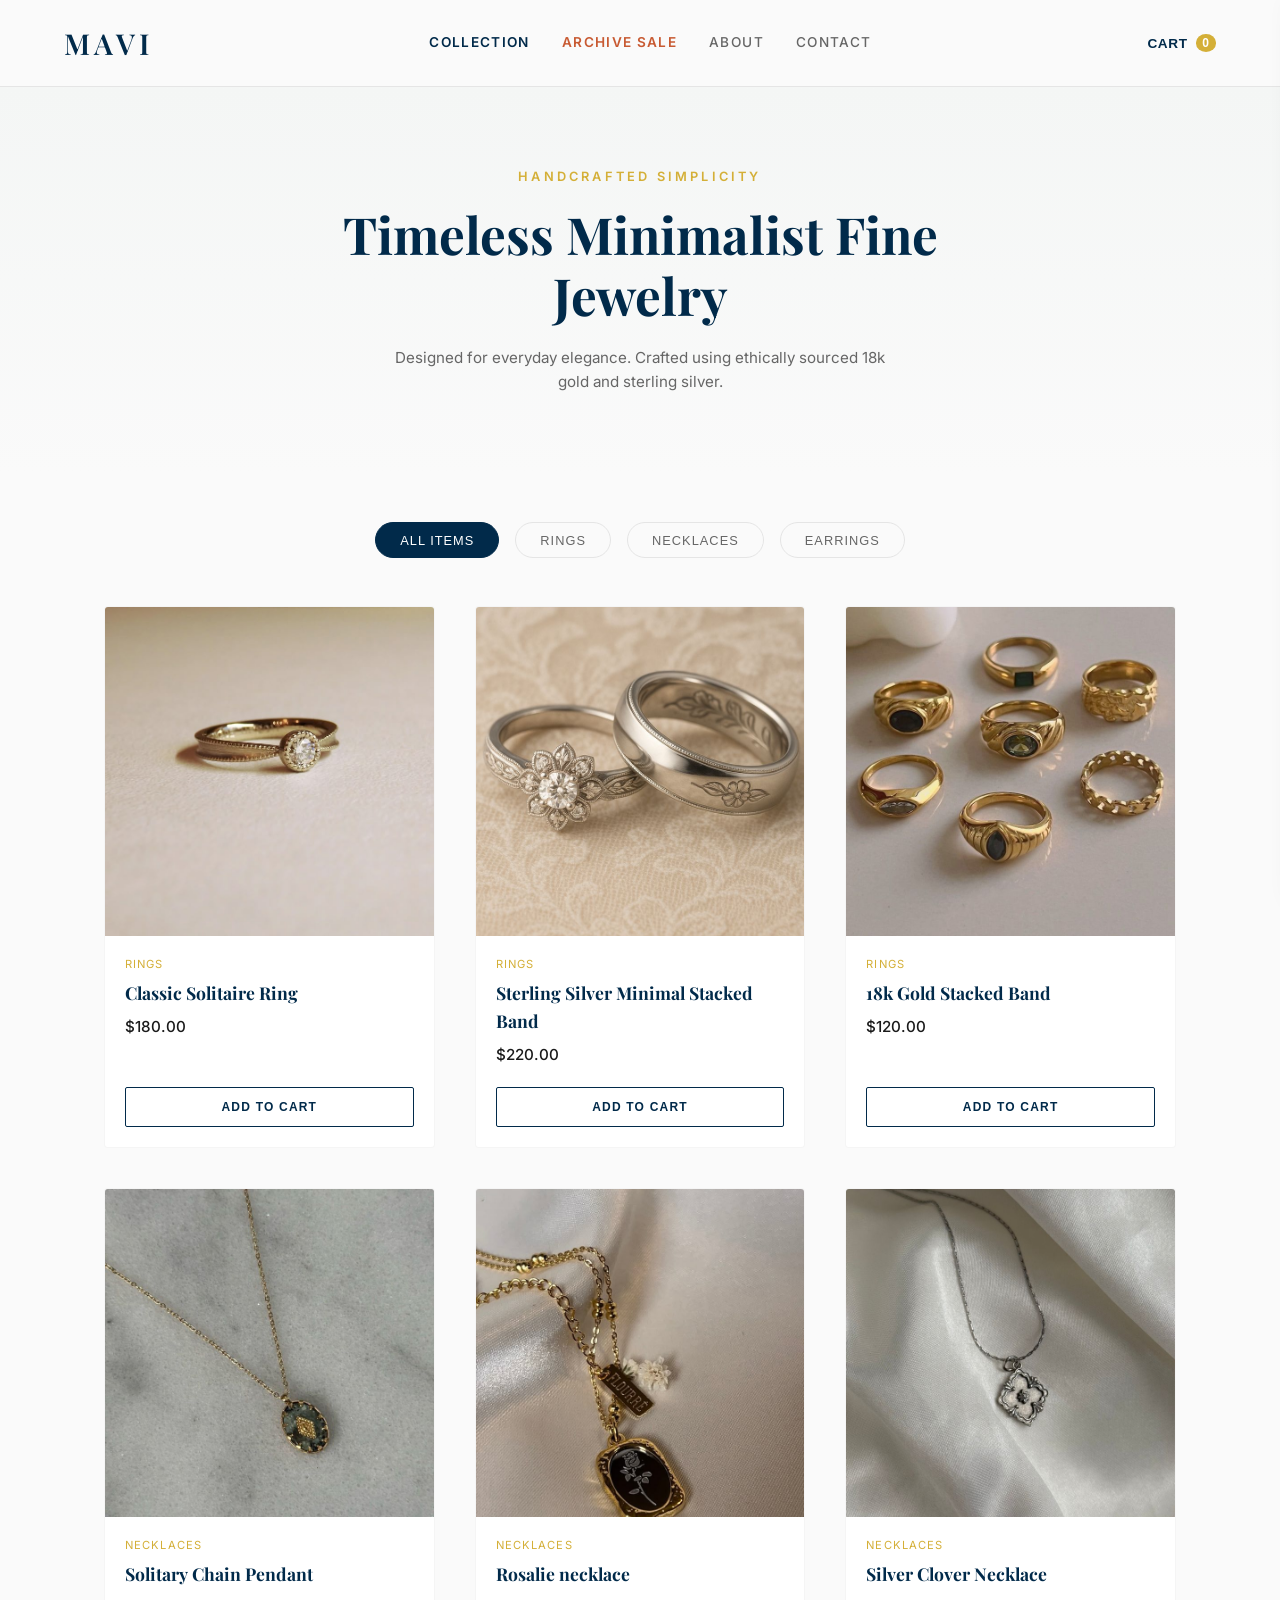
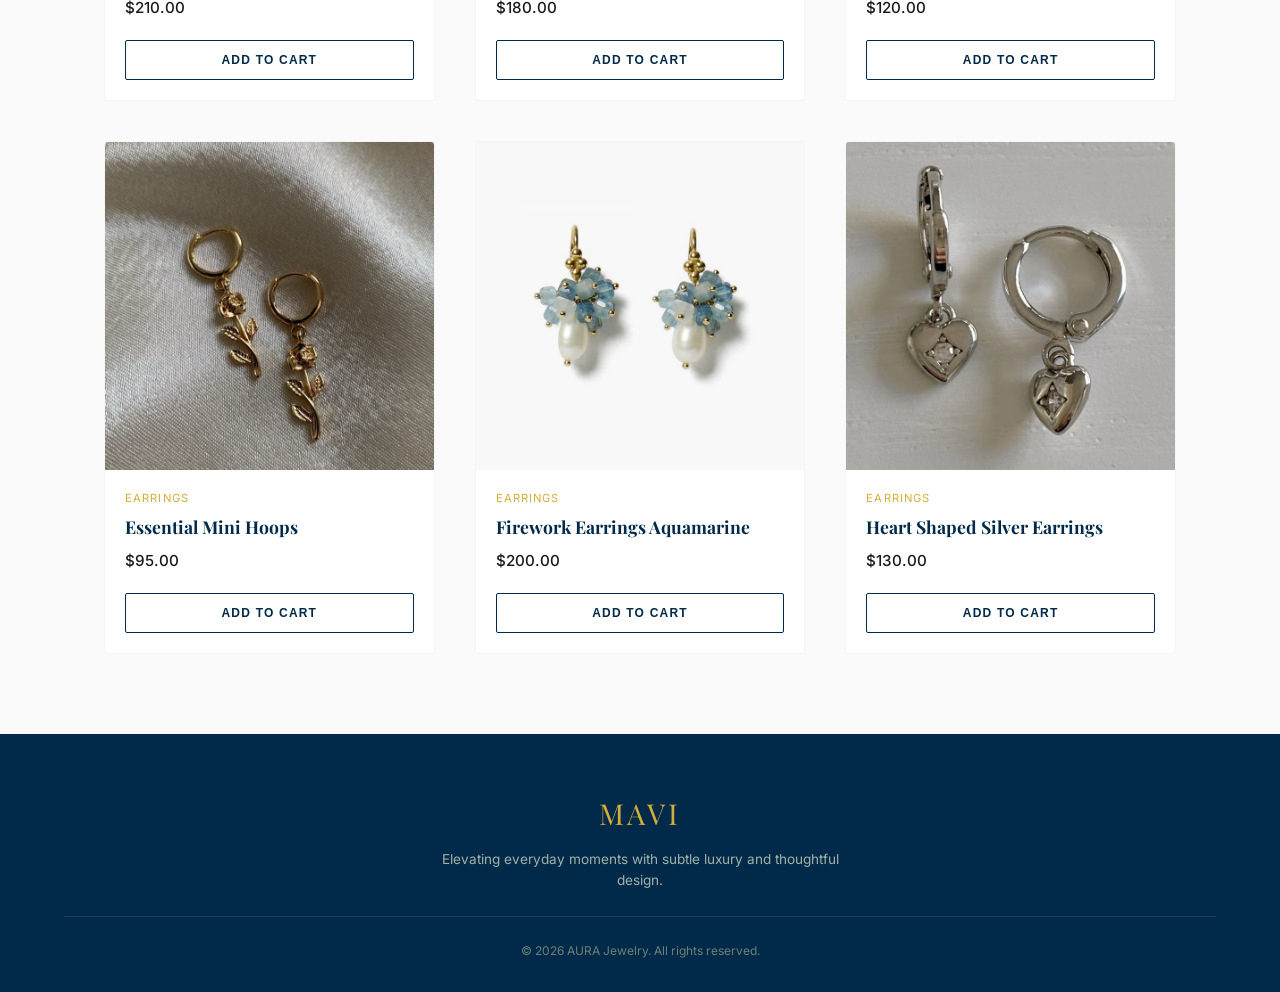
<file: index.html>
<!DOCTYPE html>
<html lang="en">
<head>
  <meta charset="UTF-8">
  <meta name="viewport" content="width=device-width, initial-scale=1.0">
  <title>MAVI | Minimal Fine Jewelry</title>
  <link rel="stylesheet" href="style.css">
  <link rel="preconnect" href="https://fonts.googleapis.com">
  <link rel="preconnect" href="https://fonts.gstatic.com" crossorigin>
  <link href="https://fonts.googleapis.com/css2?family=Inter:wght@400;500;600&family=Playfair+Display:ital,wght@0,500;0,600;1,400&display=swap" rel="stylesheet">
</head>
<body>

  <header>
    <a href="index.html" class="brand-logo">MAVI</a>
    <nav>
      <a href="index.html" class="active">Collection</a>
      <a href="sale.html" class="sale-link">Archive Sale</a>
      <a href="about.html">About</a>
      <a href="contact.html">Contact</a>
    </nav>
    <button class="cart-btn" id="openCart">
      Cart <span class="cart-count" id="cartCount">0</span>
    </button>
  </header>

  <main>
    <section class="hero">
      <span class="hero-subtitle">Handcrafted Simplicity</span>
      <h1 class="hero-title">Timeless Minimalist Fine Jewelry</h1>
      <p class="hero-desc">Designed for everyday elegance. Crafted using ethically sourced 18k gold and sterling silver.</p>
    </section>

    <section class="content-section">
      <div class="filter-tabs">
        <button class="tab-btn active" data-filter="all">All Items</button>
        <button class="tab-btn" data-filter="rings">Rings</button>
        <button class="tab-btn" data-filter="necklaces">Necklaces</button>
        <button class="tab-btn" data-filter="earrings">Earrings</button>
      </div>

      <div class="product-grid">
        <!-- Rings -->
        <article class="product-card" data-category="rings">
          <div class="product-image-wrap">
            <img src="Solitaire Ring.jpg" alt="Classic Solitaire Ring">
          </div>
          <div class="product-info">
            <span class="product-category">Rings</span>
            <h2 class="product-title">Classic Solitaire Ring</h2>
            <p class="product-price">$180.00</p>
            <button class="btn-add" onclick="addToCart('Classic Solitaire Ring', 180)">Add to Cart</button>
          </div>
        </article>

        <article class="product-card" data-category="rings">
          <div class="product-image-wrap">
            <img src="Silver Ring.jpg" alt="Sterling Silver Minimal Stacked Band">
          </div>
          <div class="product-info">
            <span class="product-category">Rings</span>
            <h2 class="product-title">Sterling Silver Minimal Stacked Band </h2>
            <p class="product-price">$220.00</p>
            <button class="btn-add" onclick="addToCart('Sterling Silver Minimal Stacked Band', 120)">Add to Cart</button>
          </div>
        </article>

        <article class="product-card" data-category="rings">
          <div class="product-image-wrap">
            <img src="Stacked rings.jpg" alt="18k gold Stacked Rings">
          </div>
          <div class="product-info">
            <span class="product-category">Rings</span>
            <h2 class="product-title"> 18k Gold Stacked Band</h2>
            <p class="product-price">$120.00</p>
            <button class="btn-add" onclick="addToCart('18k gold Stacked Rings', 120)">Add to Cart</button>
          </div>
        </article>

        <!-- Necklaces -->
        <article class="product-card" data-category="necklaces">
          <div class="product-image-wrap">
            <img src="Solitary Chain Pendant.jpg" alt="Solitary Chain Pendant">
          </div>
          <div class="product-info">
            <span class="product-category">Necklaces</span>
            <h2 class="product-title">Solitary Chain Pendant</h2>
            <p class="product-price">$210.00</p>
            <button class="btn-add" onclick="addToCart('Solitary Chain Pendant', 210)">Add to Cart</button>
          </div>
        </article>

        <article class="product-card" data-category="necklaces">
          <div class="product-image-wrap">
            <img src="Rosalie necklace.jpg" alt=" Rosalie Necklace">
          </div>
          <div class="product-info">
            <span class="product-category">Necklaces</span>
            <h2 class="product-title">Rosalie necklace</h2>
            <p class="product-price">$180.00</p>
            <button class="btn-add" onclick="addToCart('Rosalie Necklace', 150)">Add to Cart</button>
          </div>
        </article>

        <article class="product-card" data-category="necklaces">
          <div class="product-image-wrap">
            <img src="Silver Clover Necklace.jpg" alt=" Silver Clover Necklace">
          </div>
          <div class="product-info">
            <span class="product-category">Necklaces</span>
            <h2 class="product-title">Silver Clover Necklace</h2>
            <p class="product-price">$120.00</p>
            <button class="btn-add" onclick="addToCart('Silver Clover Necklace', 150)">Add to Cart</button>
          </div>
        </article>

        <!-- Earrings -->
        <article class="product-card" data-category="earrings">
          <div class="product-image-wrap">
            <img src="simple statement earrings.jpg" alt="Simple statement Earrings">
          </div>
          <div class="product-info">
            <span class="product-category">Earrings</span>
            <h2 class="product-title">Essential Mini Hoops</h2>
            <p class="product-price">$95.00</p>
            <button class="btn-add" onclick="addToCart('Simple statement Earrings', 95)">Add to Cart</button>
          </div>
        </article>

        <article class="product-card" data-category="earrings">
          <div class="product-image-wrap">
            <img src="Firework Earrings Aquamarine.jpg" alt="Baroque Aquamarine Pearl Studs">
          </div>
          <div class="product-info">
            <span class="product-category">Earrings</span>
            <h2 class="product-title">Firework Earrings Aquamarine</h2>
            <p class="product-price">$200.00</p>
            <button class="btn-add" onclick="addToCart('Baroque  Aquamarine Pearl Studs', 130)">Add to Cart</button>
          </div>
        </article>

        <article class="product-card" data-category="earrings">
          <div class="product-image-wrap">
            <img src="heart shaped silver earrings.jpg" alt="Heart Shaped Silver Earrings">
          </div>
          <div class="product-info">
            <span class="product-category">Earrings</span>
            <h2 class="product-title">Heart Shaped Silver Earrings</h2>
            <p class="product-price">$130.00</p>
            <button class="btn-add" onclick="addToCart('Heart Shaped Silver Earrings', 130)">Add to Cart</button>
          </div>
        </article>
      </div>
    </section>
  </main>

  <footer>
    <div class="footer-brand">MAVI</div>
    <p class="footer-text">Elevating everyday moments with subtle luxury and thoughtful design.</p>
    <div class="footer-copy">&copy; 2026 AURA Jewelry. All rights reserved.</div>
  </footer>

  <div class="overlay" id="overlay"></div>
  <aside class="cart-drawer" id="cartDrawer">
    <div class="cart-header">
      <h3>Your Selection</h3>
      <button class="close-cart" id="closeCart">&times;</button>
    </div>
    <div class="cart-items" id="cartItems"></div>
    <div class="cart-total">
      <span>Total</span>
      <span id="cartTotal">$0.00</span>
    </div>
    <button class="checkout-btn">Proceed to Checkout</button>
  </aside>

  <script src="script.js"></script>
</body>
</html>
</file>
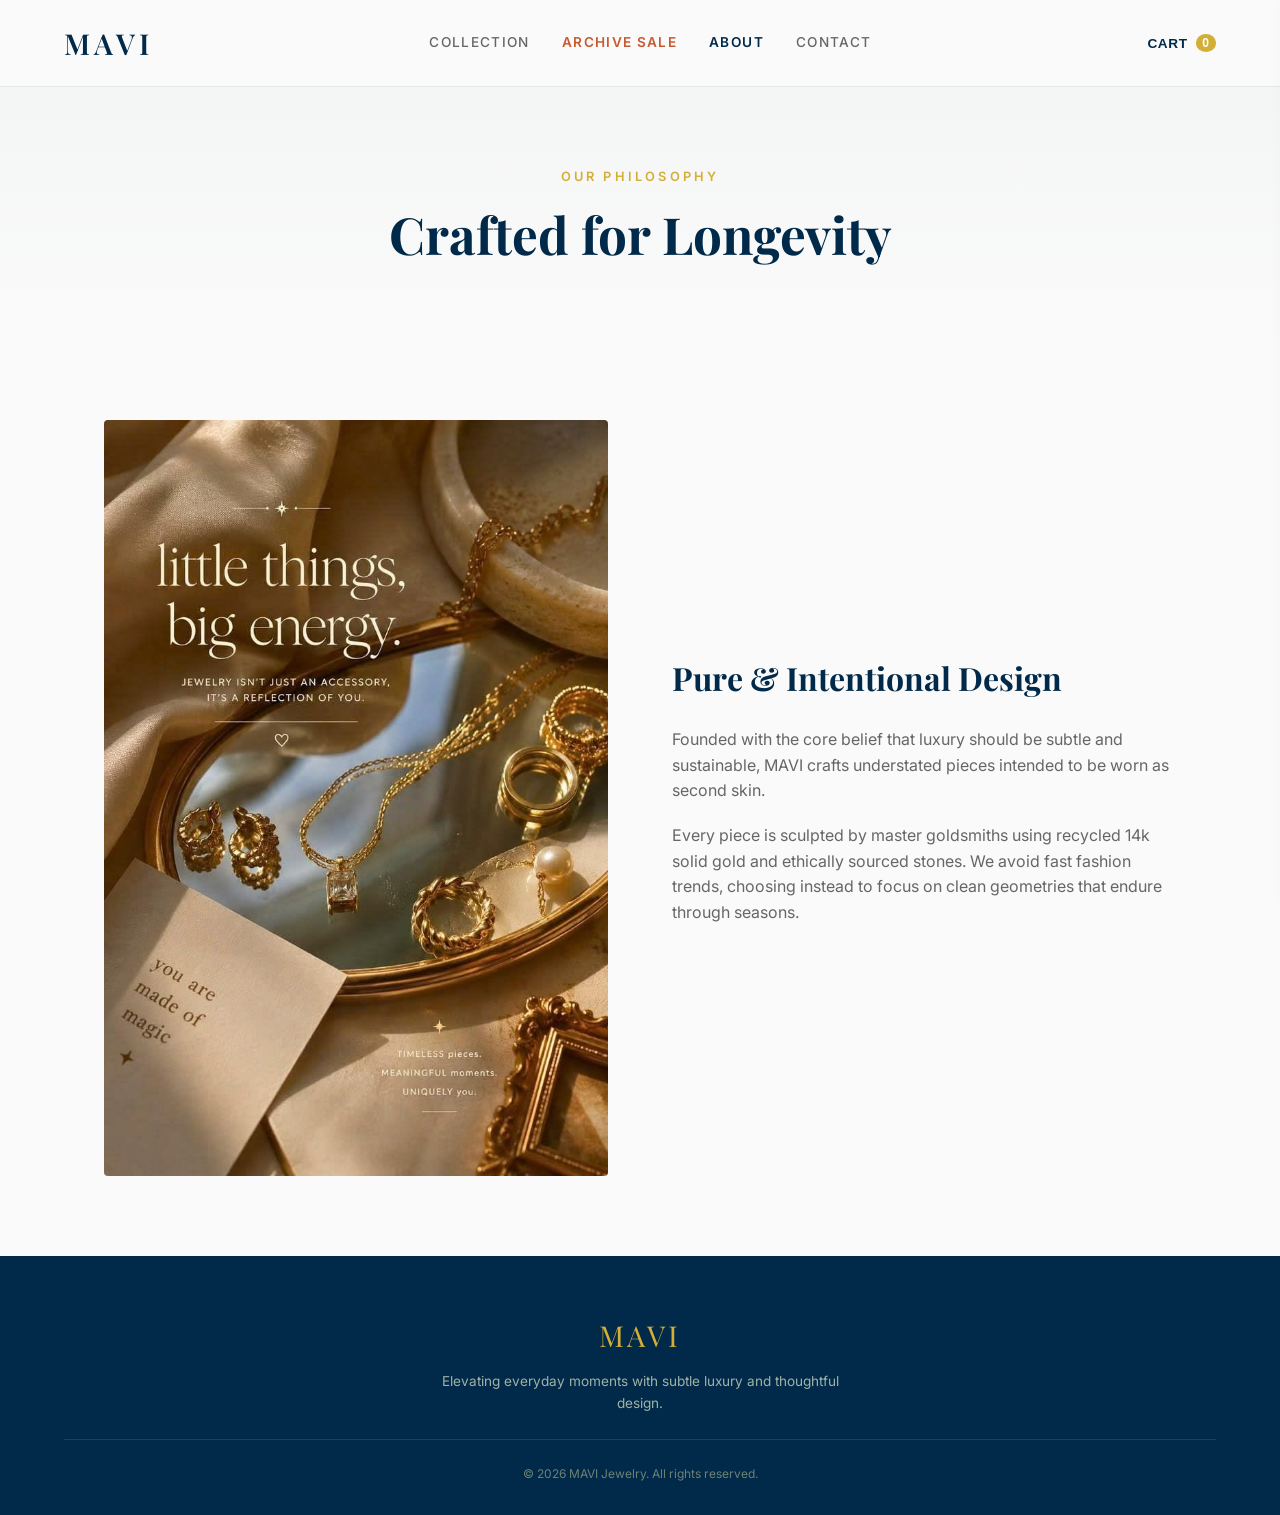
<file: about.html>
<!DOCTYPE html>
<html lang="en">
<head>
  <meta charset="UTF-8">
  <meta name="viewport" content="width=device-width, initial-scale=1.0">
  <title>Our Story | MAVI Jewelry</title>
  <link rel="stylesheet" href="style.css">
  <link rel="preconnect" href="https://fonts.googleapis.com">
  <link rel="preconnect" href="https://fonts.gstatic.com" crossorigin>
  <link href="https://fonts.googleapis.com/css2?family=Inter:wght@400;500;600&family=Playfair+Display:ital,wght@0,500;0,600;1,400&display=swap" rel="stylesheet">
</head>
<body>

  <header>
    <a href="index.html" class="brand-logo">MAVI</a>
    <nav>
      <a href="index.html">Collection</a>
      <a href="sale.html" class="sale-link">Archive Sale</a>
      <a href="about.html" class="active">About</a>
      <a href="contact.html">Contact</a>
    </nav>
    <button class="cart-btn" id="openCart">
      Cart <span class="cart-count" id="cartCount">0</span>
    </button>
  </header>

  <main>
    <section class="hero">
      <span class="hero-subtitle">Our Philosophy</span>
      <h1 class="hero-title">Crafted for Longevity</h1>
    </section>

    <section class="content-section">
      <div class="about-grid">
        <div>
          <img src="Cover Image.jpg" alt="Jewelry Crafting" style="border-radius: 4px;">
        </div>
        <div class="about-text">
          <h2>Pure & Intentional Design</h2>
          <p>Founded with the core belief that luxury should be subtle and sustainable, MAVI crafts understated pieces intended to be worn as second skin.</p>
          <p>Every piece is sculpted by master goldsmiths using recycled 14k solid gold and ethically sourced stones. We avoid fast fashion trends, choosing instead to focus on clean geometries that endure through seasons.</p>
        </div>
      </div>
    </section>
  </main>

  <footer>
    <div class="footer-brand">MAVI</div>
    <p class="footer-text">Elevating everyday moments with subtle luxury and thoughtful design.</p>
    <div class="footer-copy">&copy; 2026 MAVI Jewelry. All rights reserved.</div>
  </footer>

  <div class="overlay" id="overlay"></div>
  <aside class="cart-drawer" id="cartDrawer">
    <div class="cart-header">
      <h3>Your Selection</h3>
      <button class="close-cart" id="closeCart">&times;</button>
    </div>
    <div class="cart-items" id="cartItems"></div>
    <div class="cart-total">
      <span>Total</span>
      <span id="cartTotal">$0.00</span>
    </div>
    <button class="checkout-btn">Proceed to Checkout</button>
  </aside>

  <script src="script.js"></script>
</body>
</html>
</file>
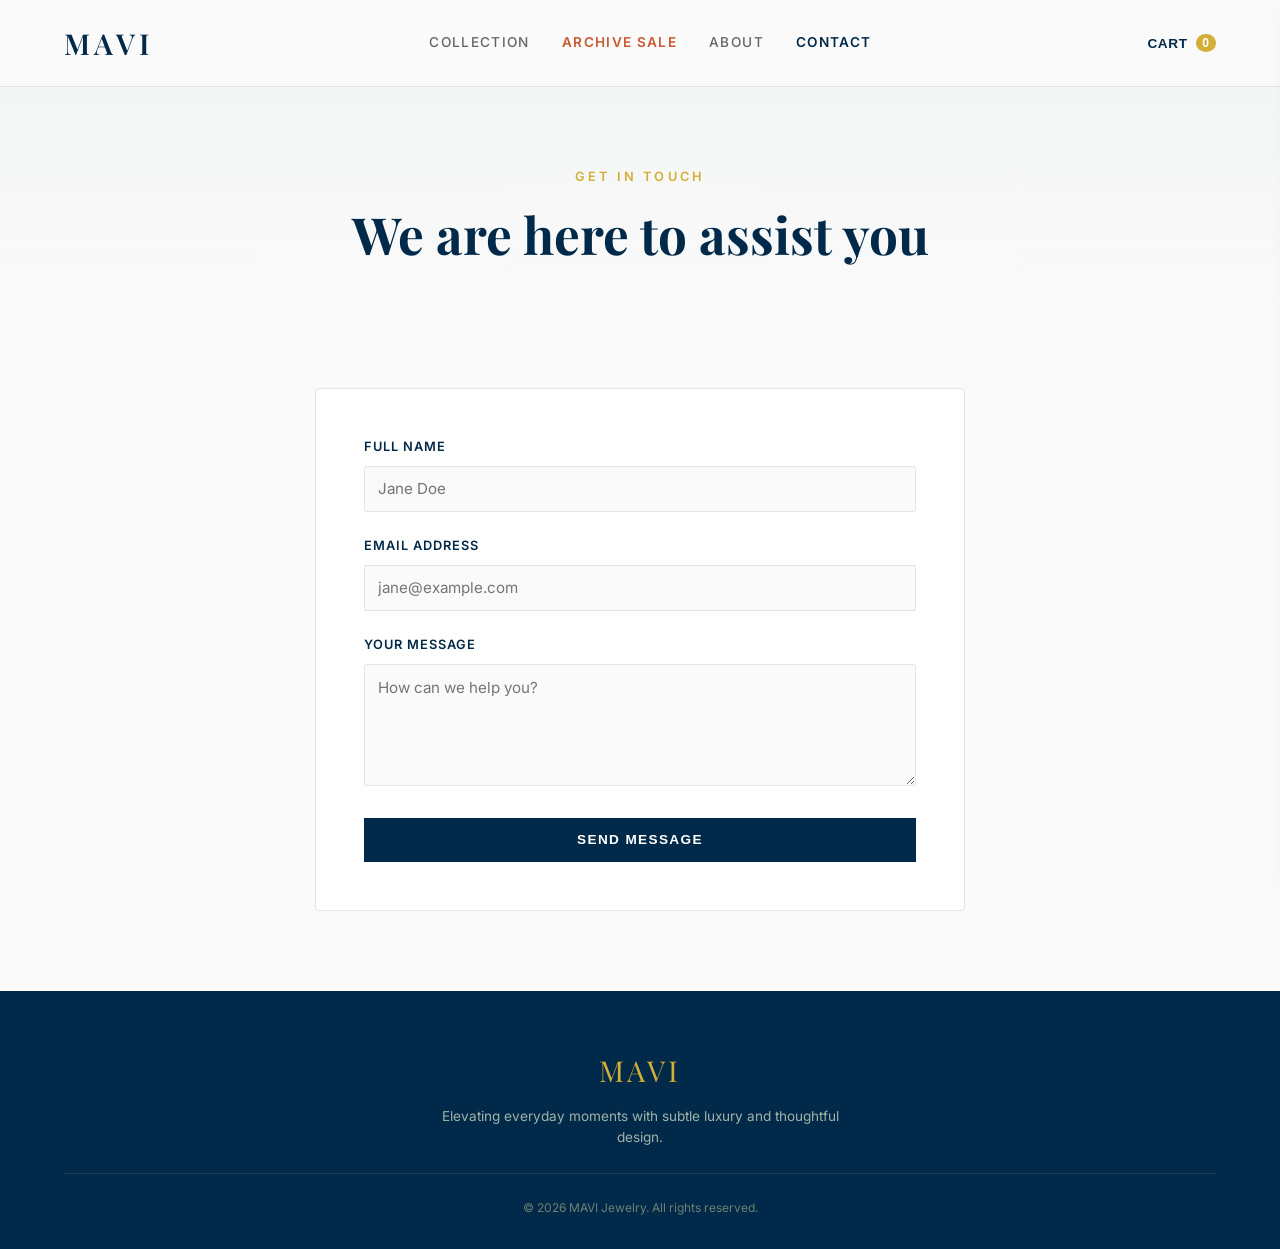
<file: contact.html>
<!DOCTYPE html>
<html lang="en">
<head>
  <meta charset="UTF-8">
  <meta name="viewport" content="width=device-width, initial-scale=1.0">
  <title>Contact Us | MAVI Jewelry</title>
  <link rel="stylesheet" href="style.css">
  <link rel="preconnect" href="https://fonts.googleapis.com">
  <link rel="preconnect" href="https://fonts.gstatic.com" crossorigin>
  <link href="https://fonts.googleapis.com/css2?family=Inter:wght@400;500;600&family=Playfair+Display:ital,wght@0,500;0,600;1,400&display=swap" rel="stylesheet">
</head>
<body>

  <header>
    <a href="index.html" class="brand-logo">MAVI</a>
    <nav>
      <a href="index.html">Collection</a>
      <a href="sale.html" class="sale-link">Archive Sale</a>
      <a href="about.html">About</a>
      <a href="contact.html" class="active">Contact</a>
    </nav>
    <button class="cart-btn" id="openCart">
      Cart <span class="cart-count" id="cartCount">0</span>
    </button>
  </header>

  <main>
    <section class="hero">
      <span class="hero-subtitle">Get in Touch</span>
      <h1 class="hero-title">We are here to assist you</h1>
    </section>

    <section class="content-section">
      <div class="contact-container">
        <form onsubmit="event.preventDefault(); alert('Thank you for your message. We will respond within 24 hours.');">
          <div class="form-group">
            <label for="name">Full Name</label>
            <input type="text" id="name" required placeholder="Jane Doe">
          </div>
          <div class="form-group">
            <label for="email">Email Address</label>
            <input type="email" id="email" required placeholder="jane@example.com">
          </div>
          <div class="form-group">
            <label for="message">Your Message</label>
            <textarea id="message" rows="5" required placeholder="How can we help you?"></textarea>
          </div>
          <button type="submit" class="btn-submit">Send Message</button>
        </form>
      </div>
    </section>
  </main>

  <footer>
    <div class="footer-brand">MAVI</div>
    <p class="footer-text">Elevating everyday moments with subtle luxury and thoughtful design.</p>
    <div class="footer-copy">&copy; 2026 MAVI Jewelry. All rights reserved.</div>
  </footer>

  <div class="overlay" id="overlay"></div>
  <aside class="cart-drawer" id="cartDrawer">
    <div class="cart-header">
      <h3>Your Selection</h3>
      <button class="close-cart" id="closeCart">&times;</button>
    </div>
    <div class="cart-items" id="cartItems"></div>
    <div class="cart-total">
      <span>Total</span>
      <span id="cartTotal">$0.00</span>
    </div>
    <button class="checkout-btn">Proceed to Checkout</button>
  </aside>

  <script src="script.js"></script>
</body>
</html>
</file>
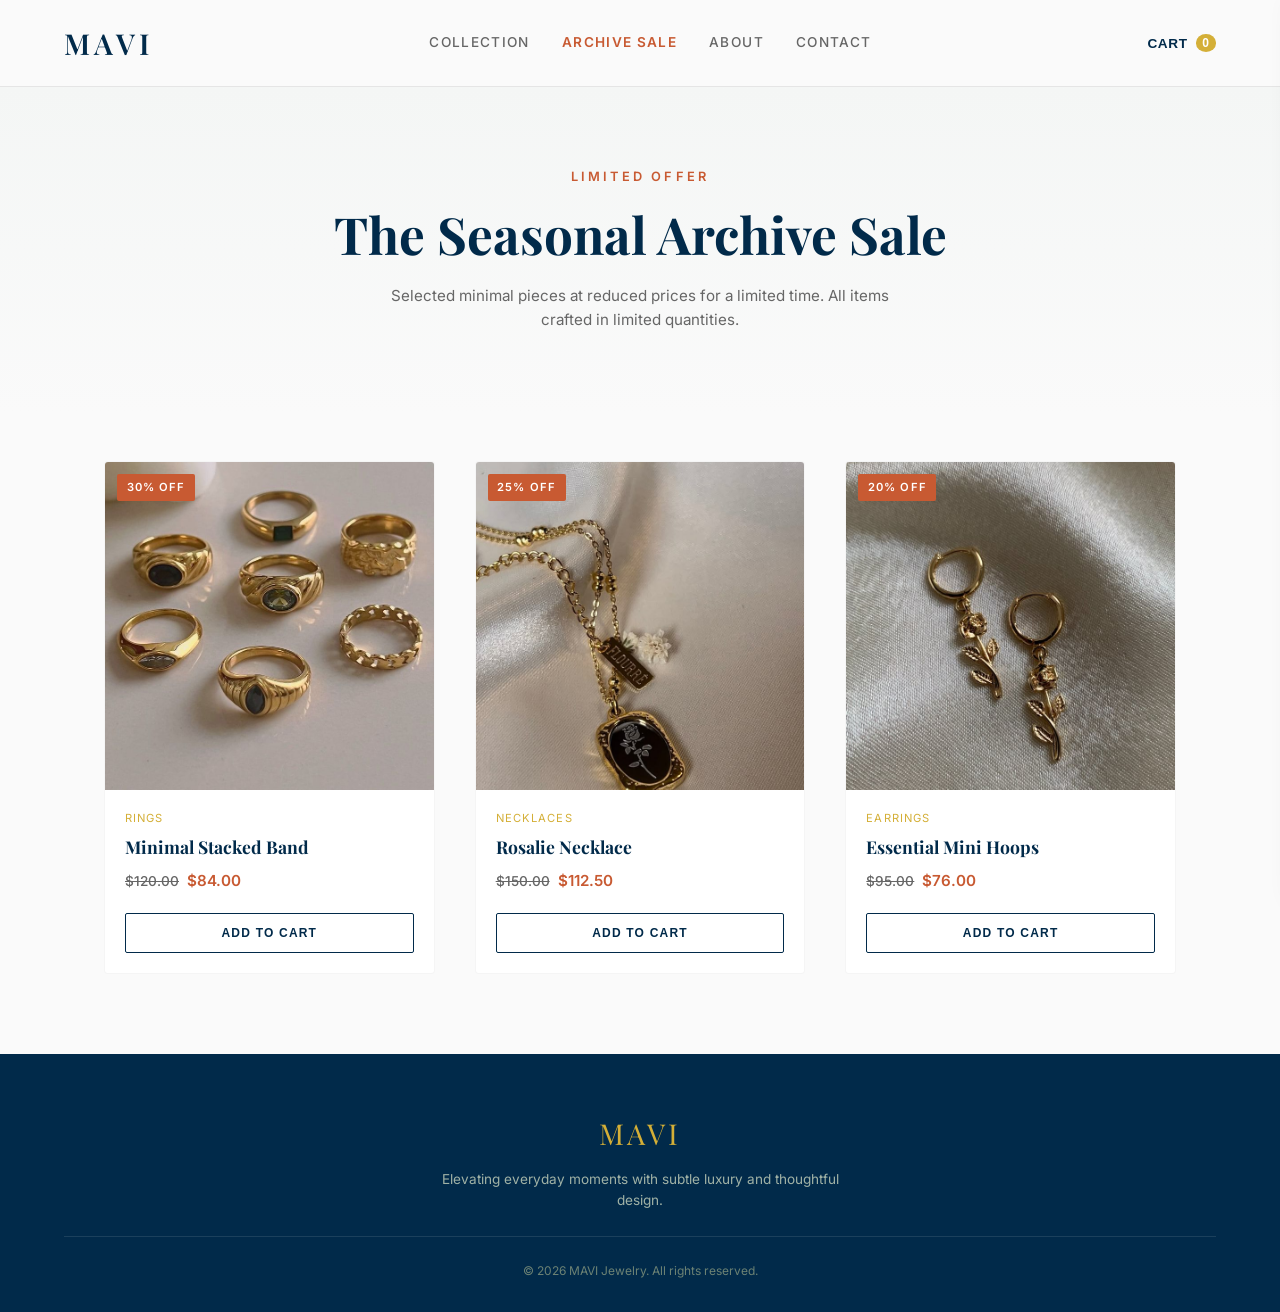
<file: sale.html>
<!DOCTYPE html>
<html lang="en">
<head>
  <meta charset="UTF-8">
  <meta name="viewport" content="width=device-width, initial-scale=1.0">
  <title>Limited Sale | MAVI Jewelry</title>
  <link rel="stylesheet" href="style.css">
  <link rel="preconnect" href="https://fonts.googleapis.com">
  <link rel="preconnect" href="https://fonts.gstatic.com" crossorigin>
  <link href="https://fonts.googleapis.com/css2?family=Inter:wght@400;500;600&family=Playfair+Display:ital,wght@0,500;0,600;1,400&display=swap" rel="stylesheet">
</head>
<body>

  <header>
    <a href="index.html" class="brand-logo">MAVI</a>
    <nav>
      <a href="index.html">Collection</a>
      <a href="sale.html" class="sale-link active">Archive Sale</a>
      <a href="about.html">About</a>
      <a href="contact.html">Contact</a>
    </nav>
    <button class="cart-btn" id="openCart">
      Cart <span class="cart-count" id="cartCount">0</span>
    </button>
  </header>

  <main>
    <section class="hero">
      <span class="hero-subtitle" style="color: var(--accent-sale);">Limited Offer</span>
      <h1 class="hero-title">The Seasonal Archive Sale</h1>
      <p class="hero-desc">Selected minimal pieces at reduced prices for a limited time. All items crafted in limited quantities.</p>
    </section>

    <section class="content-section">
      <div class="product-grid">
        <article class="product-card">
          <span class="badge-sale">30% Off</span>
          <div class="product-image-wrap">
            <img src="Stacked rings.jpg" alt="Stacked Gold Band">
          </div>
          <div class="product-info">
            <span class="product-category">Rings</span>
            <h2 class="product-title">Minimal Stacked Band</h2>
            <p class="product-price">
              <span class="price-original">$120.00</span>
              <span class="price-sale">$84.00</span>
            </p>
            <button class="btn-add" onclick="addToCart('Minimal Stacked Band (Sale)', 84)">Add to Cart</button>
          </div>
        </article>

        <article class="product-card">
          <span class="badge-sale">25% Off</span>
          <div class="product-image-wrap">
            <img src="Rosalie necklace.jpg" alt="Rosalie Necklace ">
          </div>
          <div class="product-info">
            <span class="product-category">Necklaces</span>
            <h2 class="product-title">Rosalie Necklace</h2>
            <p class="product-price">
              <span class="price-original">$150.00</span>
              <span class="price-sale">$112.50</span>
            </p>
            <button class="btn-add" onclick="addToCart('Rosalie Necklace (Sale)', 112.50)">Add to Cart</button>
          </div>
        </article>

        <article class="product-card">
          <span class="badge-sale">20% Off</span>
          <div class="product-image-wrap">
            <img src="simple statement earrings.jpg" alt="Essential Mini Hoops">
          </div>
          <div class="product-info">
            <span class="product-category">Earrings</span>
            <h2 class="product-title">Essential Mini Hoops</h2>
            <p class="product-price">
              <span class="price-original">$95.00</span>
              <span class="price-sale">$76.00</span>
            </p>
            <button class="btn-add" onclick="addToCart('Essential Mini Hoops (Sale)', 76)">Add to Cart</button>
          </div>
        </article>
      </div>
    </section>
  </main>

  <footer>
    <div class="footer-brand">MAVI</div>
    <p class="footer-text">Elevating everyday moments with subtle luxury and thoughtful design.</p>
    <div class="footer-copy">&copy; 2026 MAVI Jewelry. All rights reserved.</div>
  </footer>

  <div class="overlay" id="overlay"></div>
  <aside class="cart-drawer" id="cartDrawer">
    <div class="cart-header">
      <h3>Your Selection</h3>
      <button class="close-cart" id="closeCart">&times;</button>
    </div>
    <div class="cart-items" id="cartItems"></div>
    <div class="cart-total">
      <span>Total</span>
      <span id="cartTotal">$0.00</span>
    </div>
    <button class="checkout-btn">Proceed to Checkout</button>
  </aside>

  <script src="script.js"></script>
</body>
</html>
</file>
<file: style.css>
/* --- CSS VARIABLES & RESET --- */
:root {
  --bg-color: #FAFAFA;
  --card-bg: #FFFFFF;
  --text-main: #1A1A1A;
  --text-muted: #666666;
  --accent-emerald: #012a4a;
  --accent-gold: #D4AF37;
  --accent-gold-hover: #AA8A2A;
  --accent-sale: #C85A32;
  --border-color: #E5E5E5;
  --font-heading: 'Playfair Display', Georgia, serif;
  --font-body: 'Inter', -apple-system, BlinkMacSystemFont, "Segoe UI", Roboto, sans-serif;
  --transition: all 0.3s cubic-bezier(0.16, 1, 0.3, 1);
}

* {
  box-sizing: border-box;
  margin: 0;
  padding: 0;
}

body {
  background-color: var(--bg-color);
  color: var(--text-main);
  font-family: var(--font-body);
  line-height: 1.6;
  -webkit-font-smoothing: antialiased;
  display: flex;
  flex-direction: column;
  min-height: 100vh;
}

a {
  color: inherit;
  text-decoration: none;
}

img {
  max-width: 100%;
  height: auto;
  display: block;
}

/* --- HEADER & NAVIGATION --- */
header {
  position: sticky;
  top: 0;
  background: rgba(250, 250, 250, 0.95);
  backdrop-filter: blur(10px);
  border-bottom: 1px solid var(--border-color);
  z-index: 100;
  padding: 1.25rem 5%;
  display: flex;
  justify-content: space-between;
  align-items: center;
}

.brand-logo {
  font-family: var(--font-heading);
  font-size: 1.8rem;
  letter-spacing: 0.15em;
  color: var(--accent-emerald);
  font-weight: 600;
}

nav {
  display: flex;
  gap: 2rem;
  align-items: center;
}

nav a {
  font-size: 0.85rem;
  text-transform: uppercase;
  letter-spacing: 0.1em;
  color: var(--text-muted);
  transition: var(--transition);
  font-weight: 500;
}

nav a:hover,
nav a.active {
  color: var(--accent-emerald);
  font-weight: 600;
}

nav a.sale-link {
  color: var(--accent-sale);
  font-weight: 600;
}

.cart-btn {
  background: none;
  border: none;
  cursor: pointer;
  font-size: 0.85rem;
  letter-spacing: 0.05em;
  text-transform: uppercase;
  color: var(--accent-emerald);
  font-weight: 600;
  display: flex;
  align-items: center;
  gap: 0.5rem;
}

.cart-count {
  background: var(--accent-gold);
  color: #FFF;
  font-size: 0.75rem;
  padding: 0.1rem 0.4rem;
  border-radius: 50%;
}

/* --- HERO SECTION --- */
.hero {
  display: flex;
  flex-direction: column;
  justify-content: center;
  align-items: center;
  text-align: center;
  padding: 5rem 1rem 3.5rem;
  background: linear-gradient(180deg, #F4F6F5 0%, var(--bg-color) 100%);
}

.hero-subtitle {
  font-size: 0.8rem;
  text-transform: uppercase;
  letter-spacing: 0.25em;
  color: var(--accent-gold);
  margin-bottom: 1rem;
  font-weight: 600;
}

.hero-title {
  font-family: var(--font-heading);
  font-size: clamp(2.2rem, 4vw, 3.5rem);
  color: var(--accent-emerald);
  max-width: 700px;
  line-height: 1.2;
  margin-bottom: 1.2rem;
}

.hero-desc {
  color: var(--text-muted);
  max-width: 520px;
  margin-bottom: 1.5rem;
  font-size: 0.95rem;
}

/* --- PAGE CONTAINER --- */
main {
  flex-grow: 1;
}

.content-section {
  max-width: 1200px;
  margin: 0 auto;
  padding: 3rem 5% 5rem;
}

/* --- CATEGORY FILTER TABS --- */
.filter-tabs {
  display: flex;
  justify-content: center;
  gap: 1rem;
  margin-bottom: 3rem;
  flex-wrap: wrap;
}

.tab-btn {
  background: transparent;
  border: 1px solid var(--border-color);
  padding: 0.6rem 1.5rem;
  border-radius: 30px;
  cursor: pointer;
  font-size: 0.8rem;
  letter-spacing: 0.08em;
  text-transform: uppercase;
  transition: var(--transition);
  color: var(--text-muted);
}

.tab-btn.active,
.tab-btn:hover {
  background: var(--accent-emerald);
  color: #FFF;
  border-color: var(--accent-emerald);
}

/* --- PRODUCT GRID --- */
.product-grid {
  display: grid;
  grid-template-columns: repeat(auto-fill, minmax(260px, 1fr));
  gap: 2.5rem;
}

.product-card {
  background: var(--card-bg);
  border-radius: 4px;
  overflow: hidden;
  transition: var(--transition);
  border: 1px solid rgba(0, 0, 0, 0.04);
  display: flex;
  flex-direction: column;
  position: relative;
}

.product-card:hover {
  transform: translateY(-5px);
  box-shadow: 0 12px 30px rgba(0, 0, 0, 0.06);
}

.badge-sale {
  position: absolute;
  top: 12px;
  left: 12px;
  background: var(--accent-sale);
  color: #FFF;
  font-size: 0.7rem;
  font-weight: 600;
  text-transform: uppercase;
  letter-spacing: 0.1em;
  padding: 0.3rem 0.6rem;
  border-radius: 2px;
  z-index: 10;
}

.product-image-wrap {
  aspect-ratio: 1 / 1;
  background: #F0F0F0;
  overflow: hidden;
}

.product-image-wrap img {
  width: 100%;
  height: 100%;
  object-fit: cover;
  transition: transform 0.5s ease;
}

.product-card:hover .product-image-wrap img {
  transform: scale(1.04);
}

.product-info {
  padding: 1.25rem;
  display: flex;
  flex-direction: column;
  flex-grow: 1;
}

.product-category {
  font-size: 0.7rem;
  text-transform: uppercase;
  letter-spacing: 0.1em;
  color: var(--accent-gold);
  margin-bottom: 0.3rem;
}

.product-title {
  font-family: var(--font-heading);
  font-size: 1.1rem;
  color: var(--accent-emerald);
  margin-bottom: 0.5rem;
}

.product-price {
  font-size: 0.95rem;
  font-weight: 500;
  color: var(--text-main);
  margin-bottom: 1.2rem;
  display: flex;
  gap: 0.5rem;
  align-items: center;
}

.price-original {
  text-decoration: line-through;
  color: var(--text-muted);
  font-size: 0.85rem;
}

.price-sale {
  color: var(--accent-sale);
  font-weight: 600;
}

.btn-add {
  margin-top: auto;
  width: 100%;
  padding: 0.75rem;
  background: transparent;
  border: 1px solid var(--accent-emerald);
  color: var(--accent-emerald);
  font-size: 0.75rem;
  text-transform: uppercase;
  letter-spacing: 0.1em;
  font-weight: 600;
  cursor: pointer;
  transition: var(--transition);
  border-radius: 2px;
}

.btn-add:hover {
  background: var(--accent-emerald);
  color: #FFF;
}

/* --- ABOUT PAGE STYLES --- */
.about-grid {
  display: grid;
  grid-template-columns: repeat(auto-fit, minmax(300px, 1fr));
  gap: 4rem;
  align-items: center;
  margin-top: 2rem;
}

.about-text h2 {
  font-family: var(--font-heading);
  font-size: 2rem;
  color: var(--accent-emerald);
  margin-bottom: 1.5rem;
}

.about-text p {
  color: var(--text-muted);
  margin-bottom: 1.2rem;
}

/* --- CONTACT FORM STYLES --- */
.contact-container {
  max-width: 650px;
  margin: 0 auto;
  background: var(--card-bg);
  padding: 3rem;
  border-radius: 4px;
  border: 1px solid var(--border-color);
}

.form-group {
  margin-bottom: 1.5rem;
}

.form-group label {
  display: block;
  font-size: 0.8rem;
  text-transform: uppercase;
  letter-spacing: 0.08em;
  color: var(--accent-emerald);
  margin-bottom: 0.5rem;
  font-weight: 600;
}

.form-group input,
.form-group textarea {
  width: 100%;
  padding: 0.8rem;
  border: 1px solid var(--border-color);
  background: var(--bg-color);
  font-family: var(--font-body);
  font-size: 0.95rem;
  border-radius: 2px;
  transition: var(--transition);
}

.form-group input:focus,
.form-group textarea:focus {
  outline: none;
  border-color: var(--accent-emerald);
}

.btn-submit {
  width: 100%;
  padding: 0.9rem;
  background: var(--accent-emerald);
  color: #FFF;
  border: none;
  text-transform: uppercase;
  letter-spacing: 0.1em;
  font-weight: 600;
  font-size: 0.85rem;
  cursor: pointer;
  transition: var(--transition);
}

.btn-submit:hover {
  background: #091C15;
}

/* --- FOOTER --- */
footer {
  background: var(--accent-emerald);
  color: #E5E5E5;
  padding: 3.5rem 5% 2rem;
  text-align: center;
  margin-top: auto;
}

.footer-brand {
  font-family: var(--font-heading);
  font-size: 1.8rem;
  color: var(--accent-gold);
  margin-bottom: 0.8rem;
  letter-spacing: 0.1em;
}

.footer-text {
  font-size: 0.85rem;
  color: #A0B2A6;
  max-width: 400px;
  margin: 0 auto 1.5rem;
}

.footer-copy {
  font-size: 0.75rem;
  color: #6C8274;
  border-top: 1px solid rgba(255, 255, 255, 0.1);
  padding-top: 1.5rem;
}

/* --- CART DRAWER --- */
.cart-drawer {
  position: fixed;
  top: 0;
  right: -400px;
  width: 100%;
  max-width: 380px;
  height: 100%;
  background: var(--card-bg);
  box-shadow: -5px 0 25px rgba(0,0,0,0.1);
  z-index: 200;
  transition: var(--transition);
  padding: 2rem;
  display: flex;
  flex-direction: column;
}

.cart-drawer.open {
  right: 0;
}

.cart-header {
  display: flex;
  justify-content: space-between;
  align-items: center;
  border-bottom: 1px solid var(--border-color);
  padding-bottom: 1rem;
  margin-bottom: 1.5rem;
}

.cart-header h3 {
  font-family: var(--font-heading);
  color: var(--accent-emerald);
}

.close-cart {
  background: none;
  border: none;
  font-size: 1.5rem;
  cursor: pointer;
  color: var(--text-muted);
}

.cart-items {
  flex-grow: 1;
  overflow-y: auto;
}

.cart-item {
  display: flex;
  justify-content: space-between;
  margin-bottom: 1rem;
  font-size: 0.9rem;
}

.cart-total {
  border-top: 1px solid var(--border-color);
  padding-top: 1rem;
  margin-top: 1rem;
  display: flex;
  justify-content: space-between;
  font-weight: 600;
  color: var(--accent-emerald);
}

.checkout-btn {
  width: 100%;
  padding: 0.9rem;
  background: var(--accent-gold);
  border: none;
  color: #FFF;
  text-transform: uppercase;
  letter-spacing: 0.1em;
  font-weight: 600;
  margin-top: 1rem;
  cursor: pointer;
  transition: var(--transition);
}

.checkout-btn:hover {
  background: var(--accent-gold-hover);
}

.overlay {
  position: fixed;
  inset: 0;
  background: rgba(0,0,0,0.3);
  z-index: 150;
  display: none;
}

.overlay.active {
  display: block;
}
</file>
